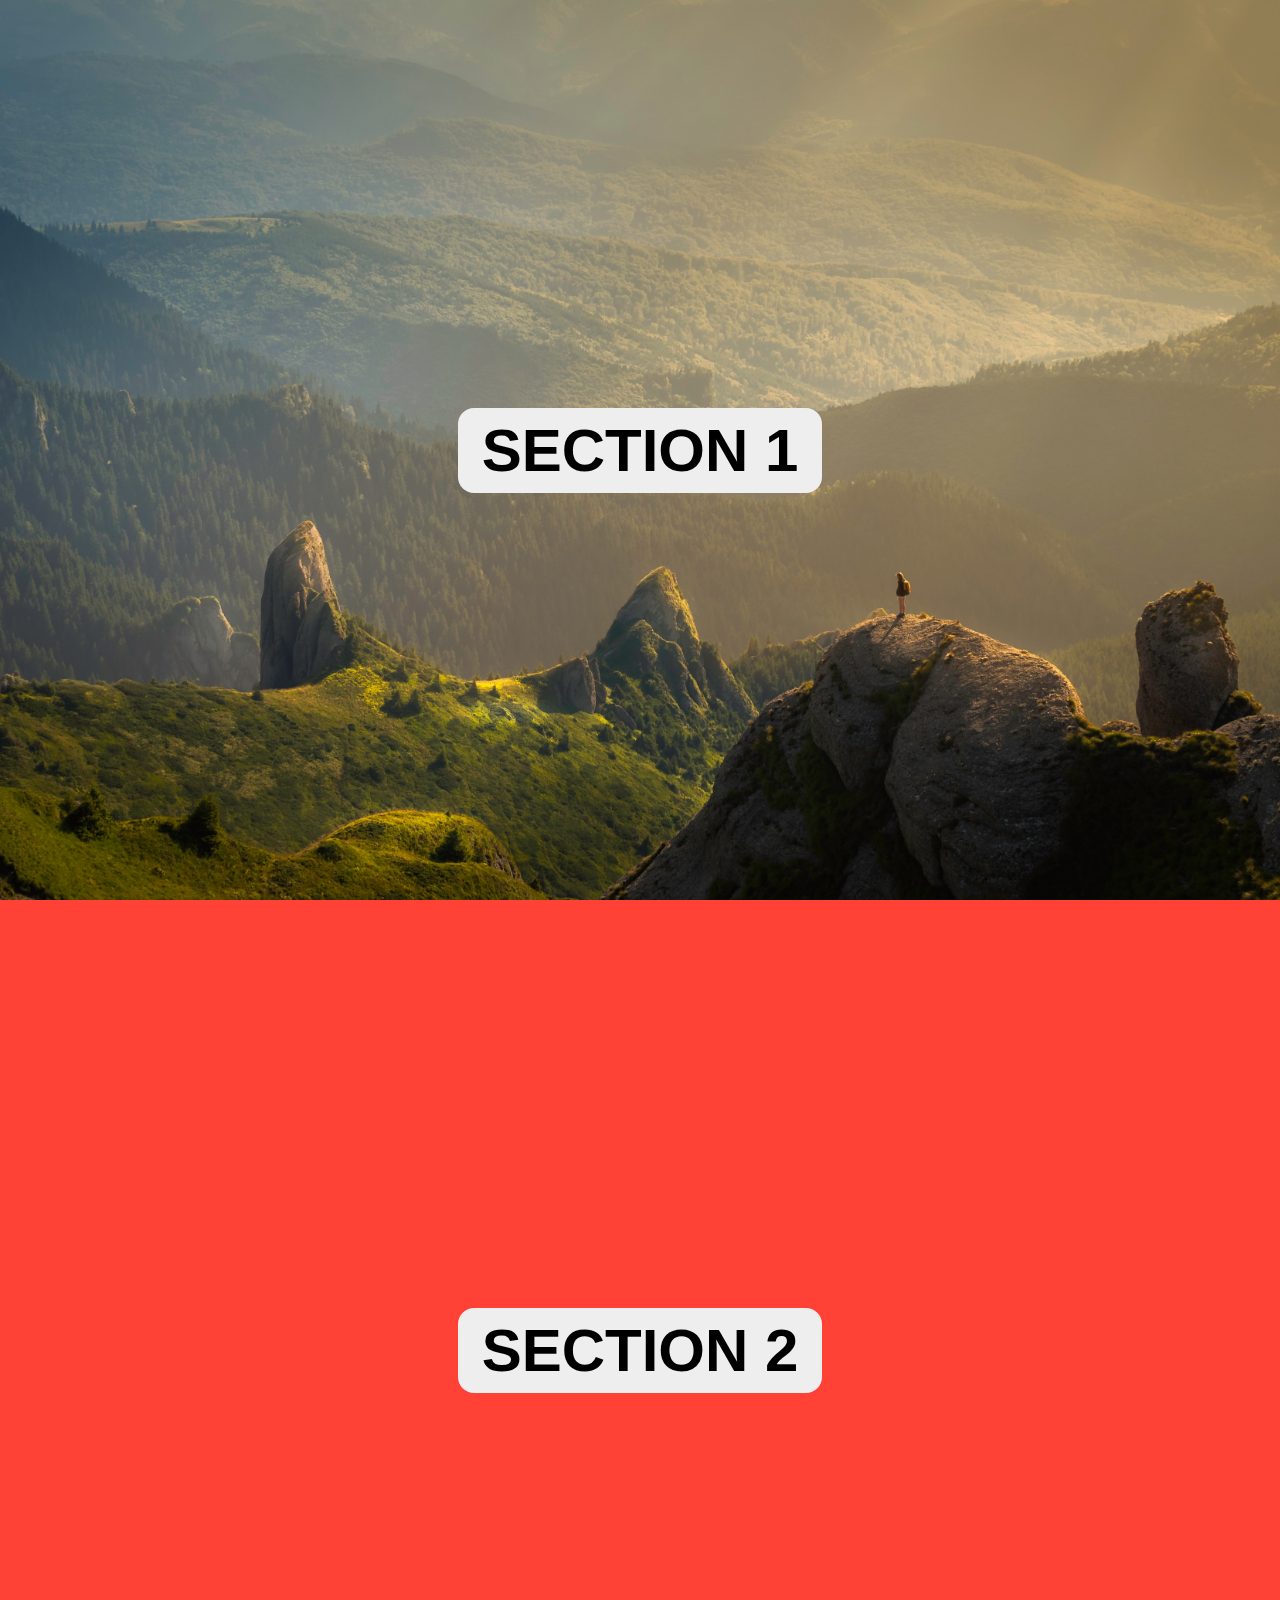
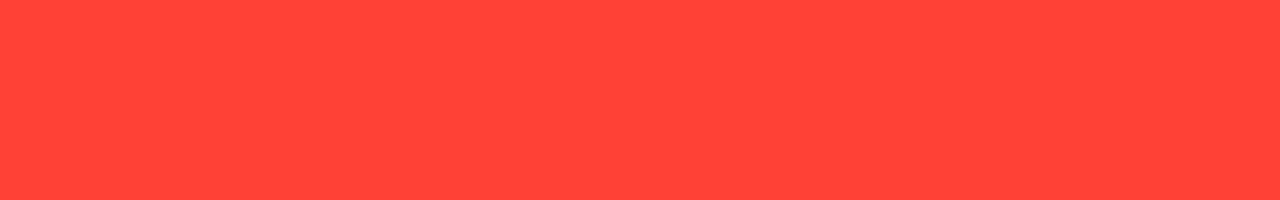
<file: simple-scroll/index.html>
<!DOCTYPE html>
<html lang="en">
	<head>
		<meta charset="UTF-8" />
		<meta
			name="viewport"
			content="width=device-width, user-scalable=no, initial-scale=1.0, maximum-scale=1.0, minimum-scale=1.0"
		/>
		<meta http-equiv="X-UA-Compatible" content="ie=edge" />
		<title>Parallax: BG Scrolling effect</title>
		<link rel="stylesheet" href="style.css" />
	</head>
	<body>
		<section class="section-1">
			<h2>Section 1</h2>
		</section>
		<section class="section-2">
			<h2>Section 2</h2>
		</section>
		<!-- <section class="section-3">
			<h2>Section 3</h2>
		</section>
		<section class="section-4">
			<h2>Section 4</h2>
		</section> -->

		<script src="main.js"></script>
	</body>
</html>
</file>
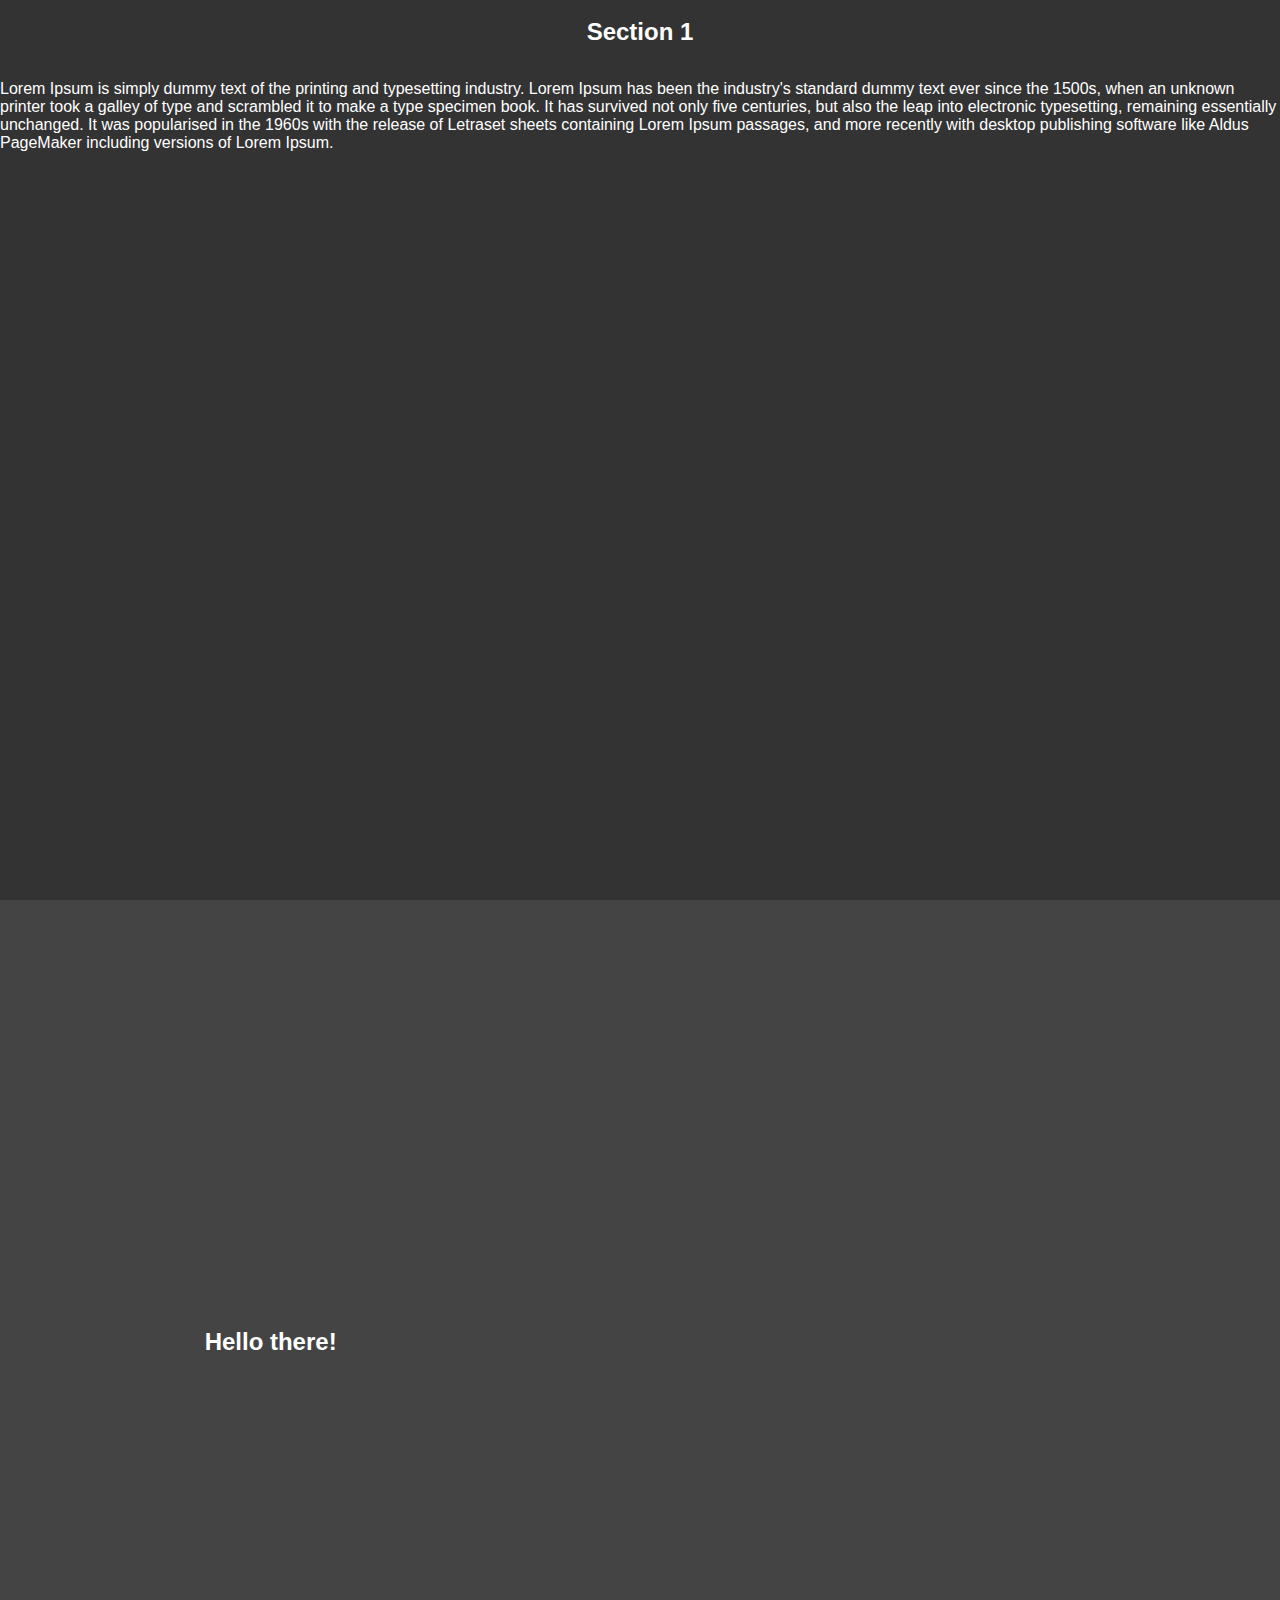
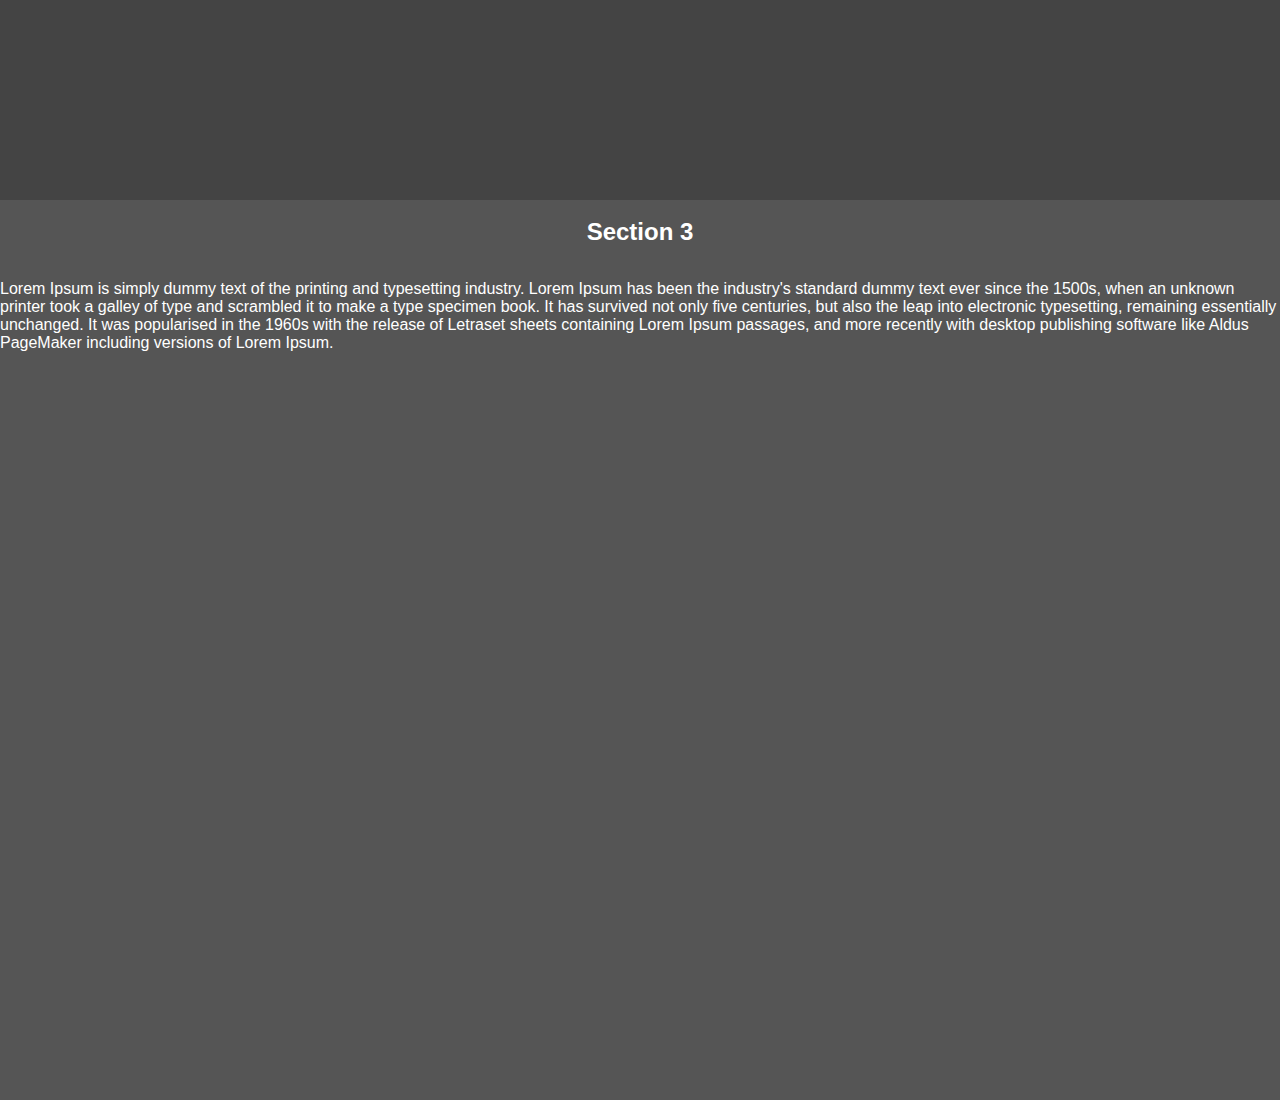
<file: zoom-out-scroll/index.html>
<!DOCTYPE html>
<html lang="en">
    <head>
        <meta charset="UTF-8" />
        <meta name="viewport" content="width=device-width, initial-scale=1.0" />
        <meta http-equiv="X-UA-Compatible" content="ie=edge" />
        <title>Parallax: Zoom out on scroll</title>
        <link rel="stylesheet" href="style.css" />
    </head>
    <body>
        <section class="section1">
            <h2>Section 1</h2>
            <p>
                Lorem Ipsum is simply dummy text of the printing and typesetting
                industry. Lorem Ipsum has been the industry's standard dummy
                text ever since the 1500s, when an unknown printer took a galley
                of type and scrambled it to make a type specimen book. It has
                survived not only five centuries, but also the leap into
                electronic typesetting, remaining essentially unchanged. It was
                popularised in the 1960s with the release of Letraset sheets
                containing Lorem Ipsum passages, and more recently with desktop
                publishing software like Aldus PageMaker including versions of
                Lorem Ipsum.
            </p>
        </section>
        <section class="section2">
            <div class="questions">
                <h2 class="text1">
                    Hello there!
                </h2>
                <h2 class="text2">
                    How are ya?
                </h2>
                <h2 class="text3">
                    Do you find coding a bit frustrating?
                </h2>
                <h2 class="text4">
                    Yeah...
                </h2>
                <h2 class="text5">
                    Me too -.-
                </h2>
            </div>
        </section>
        <section class="section3">
            <h2>Section 3</h2>
            <p>
                Lorem Ipsum is simply dummy text of the printing and typesetting
                industry. Lorem Ipsum has been the industry's standard dummy
                text ever since the 1500s, when an unknown printer took a galley
                of type and scrambled it to make a type specimen book. It has
                survived not only five centuries, but also the leap into
                electronic typesetting, remaining essentially unchanged. It was
                popularised in the 1960s with the release of Letraset sheets
                containing Lorem Ipsum passages, and more recently with desktop
                publishing software like Aldus PageMaker including versions of
                Lorem Ipsum.
            </p>
        </section>

        <script src="main.js"></script>
    </body>
</html>
</file>
<file: simple-scroll/style.css>
* {
	border: 0;
	margin: 0;
	padding: 0;
}
h2 {
	font-size: 60px;
	background: #eee;
	padding: 8px 24px;
	border-radius: 16px;
}
section {
	display: flex;
	align-items: center;
	justify-content: center;
	font-weight: bold;
	font-family: Arial, Helvetica, sans-serif;
	width: 100%;
	height: 100vh;
	text-transform: uppercase;
}
.section-1 {
	background-image: url('img/img1.jpg');
	background-size: cover;
}
.section-2 {
	background-color: #ff4136;
}
.section-3 {
	height: 400px;
	background-image: url('img/img2.jpg');
	background-size: cover;
	background-attachment: fixed;
}
.section-4 {
	background-color: #ff851b;
}
</file>
<file: zoom-out-scroll/style.css>
* {
    padding: 0;
    margin: 0;
    border: 0;
}
.section1,
.section2,
.section3 {
    width: 100%;
    height: 100vh;
    color: white;
}
.section1 {
    background: #333;
}
.section2 {
    background: #444;
}
.section3 {
    background: #555;
}
h2 {
    font-family: arial;
    text-align: center;
    line-height: 32px;
    margin-bottom: 32px;
    padding-top: 16px;
}
p {
    font-family: arial;
    margin-bottom: 24px;
}

.questions {
    height: 100%;
    display: flex;
    align-items: center;
    justify-content: center;
}
.questions h2 {
    opacity: 0;
}
.questions h2:nth-child(1) {
    opacity: 1;
}
</file>
